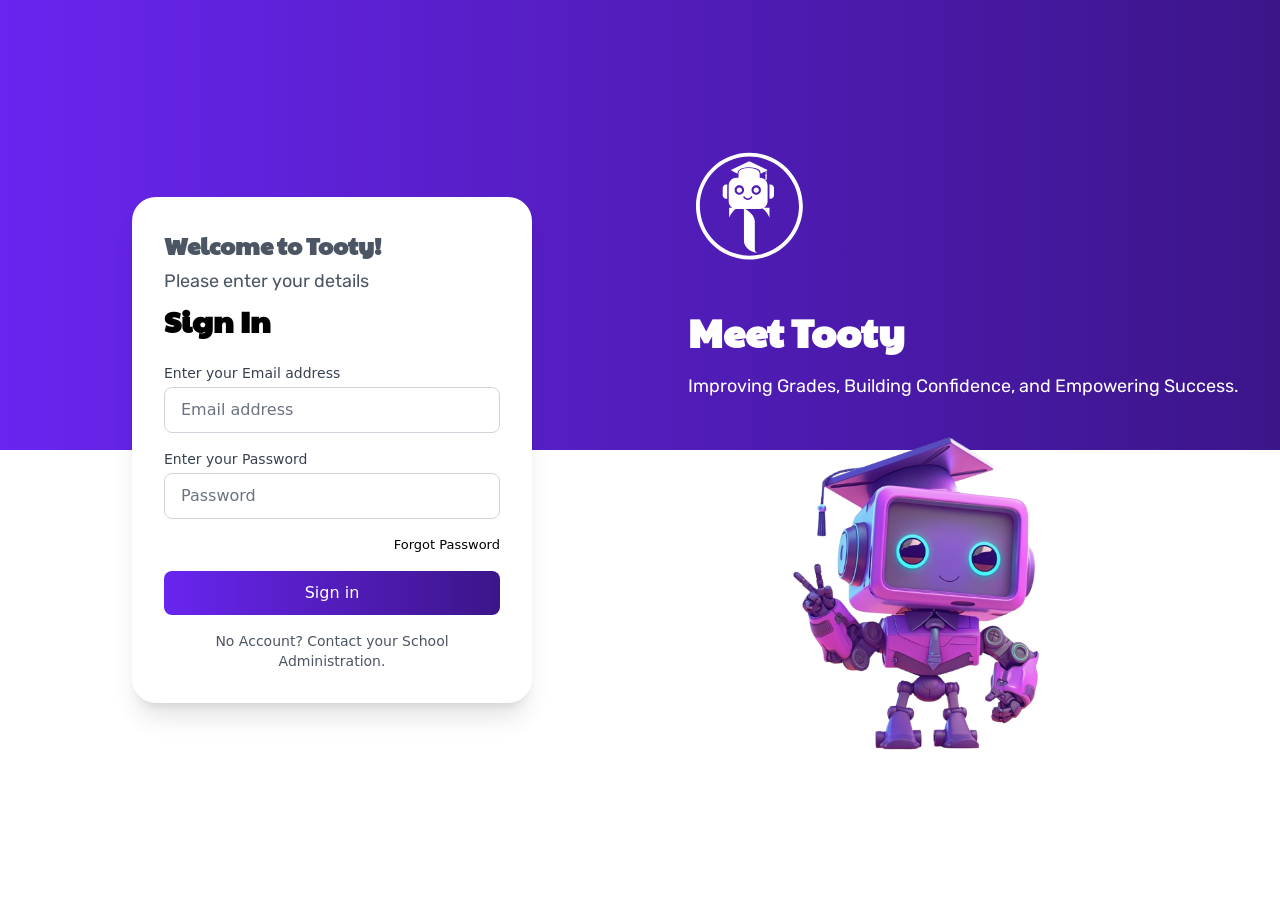
<file: assets/index.html>
<!doctype html>
<html lang="en">
  <head>
    <meta charset="UTF-8" />
    <link rel="icon" type="image/svg+xml" href="/assets/logo-CE3pLYgU.png" />
    <link href="https://fonts.googleapis.com/css2?family=Paytone+One&family=Rubik:wght@400;500&display=swap" rel="stylesheet">
    <meta name="viewport" content="width=device-width, initial-scale=1.0" />
    <title>TOOTY</title>

    <style>
      input[type=number]::-webkit-inner-spin-button,
      input[type=number]::-webkit-outer-spin-button {
        -webkit-appearance: none;
        margin: 0;
      }
  
      input[type=number] {
        -moz-appearance: textfield;
        -webkit-appearance: textfield;
                appearance: textfield;
      }
    </style>
    <script type="module" crossorigin src="/assets/index-jnLOINDJ.js"></script>
    <link rel="stylesheet" crossorigin href="/assets/index-Dlxh9ICf.css">
  </head>
  <body>
    <div id="root"></div>
  </body>
</html>
</file>
<file: assets/index-Dlxh9ICf.css>
*,:before,:after{--tw-border-spacing-x: 0;--tw-border-spacing-y: 0;--tw-translate-x: 0;--tw-translate-y: 0;--tw-rotate: 0;--tw-skew-x: 0;--tw-skew-y: 0;--tw-scale-x: 1;--tw-scale-y: 1;--tw-pan-x: ;--tw-pan-y: ;--tw-pinch-zoom: ;--tw-scroll-snap-strictness: proximity;--tw-gradient-from-position: ;--tw-gradient-via-position: ;--tw-gradient-to-position: ;--tw-ordinal: ;--tw-slashed-zero: ;--tw-numeric-figure: ;--tw-numeric-spacing: ;--tw-numeric-fraction: ;--tw-ring-inset: ;--tw-ring-offset-width: 0px;--tw-ring-offset-color: #fff;--tw-ring-color: rgb(59 130 246 / .5);--tw-ring-offset-shadow: 0 0 #0000;--tw-ring-shadow: 0 0 #0000;--tw-shadow: 0 0 #0000;--tw-shadow-colored: 0 0 #0000;--tw-blur: ;--tw-brightness: ;--tw-contrast: ;--tw-grayscale: ;--tw-hue-rotate: ;--tw-invert: ;--tw-saturate: ;--tw-sepia: ;--tw-drop-shadow: ;--tw-backdrop-blur: ;--tw-backdrop-brightness: ;--tw-backdrop-contrast: ;--tw-backdrop-grayscale: ;--tw-backdrop-hue-rotate: ;--tw-backdrop-invert: ;--tw-backdrop-opacity: ;--tw-backdrop-saturate: ;--tw-backdrop-sepia: ;--tw-contain-size: ;--tw-contain-layout: ;--tw-contain-paint: ;--tw-contain-style: }::backdrop{--tw-border-spacing-x: 0;--tw-border-spacing-y: 0;--tw-translate-x: 0;--tw-translate-y: 0;--tw-rotate: 0;--tw-skew-x: 0;--tw-skew-y: 0;--tw-scale-x: 1;--tw-scale-y: 1;--tw-pan-x: ;--tw-pan-y: ;--tw-pinch-zoom: ;--tw-scroll-snap-strictness: proximity;--tw-gradient-from-position: ;--tw-gradient-via-position: ;--tw-gradient-to-position: ;--tw-ordinal: ;--tw-slashed-zero: ;--tw-numeric-figure: ;--tw-numeric-spacing: ;--tw-numeric-fraction: ;--tw-ring-inset: ;--tw-ring-offset-width: 0px;--tw-ring-offset-color: #fff;--tw-ring-color: rgb(59 130 246 / .5);--tw-ring-offset-shadow: 0 0 #0000;--tw-ring-shadow: 0 0 #0000;--tw-shadow: 0 0 #0000;--tw-shadow-colored: 0 0 #0000;--tw-blur: ;--tw-brightness: ;--tw-contrast: ;--tw-grayscale: ;--tw-hue-rotate: ;--tw-invert: ;--tw-saturate: ;--tw-sepia: ;--tw-drop-shadow: ;--tw-backdrop-blur: ;--tw-backdrop-brightness: ;--tw-backdrop-contrast: ;--tw-backdrop-grayscale: ;--tw-backdrop-hue-rotate: ;--tw-backdrop-invert: ;--tw-backdrop-opacity: ;--tw-backdrop-saturate: ;--tw-backdrop-sepia: ;--tw-contain-size: ;--tw-contain-layout: ;--tw-contain-paint: ;--tw-contain-style: }*,:before,:after{box-sizing:border-box;border-width:0;border-style:solid;border-color:#e5e7eb}:before,:after{--tw-content: ""}html,:host{line-height:1.5;-webkit-text-size-adjust:100%;-moz-tab-size:4;-o-tab-size:4;tab-size:4;font-family:ui-sans-serif,system-ui,sans-serif,"Apple Color Emoji","Segoe UI Emoji",Segoe UI Symbol,"Noto Color Emoji";font-feature-settings:normal;font-variation-settings:normal;-webkit-tap-highlight-color:transparent}body{margin:0;line-height:inherit}hr{height:0;color:inherit;border-top-width:1px}abbr:where([title]){-webkit-text-decoration:underline dotted;text-decoration:underline dotted}h1,h2,h3,h4,h5,h6{font-size:inherit;font-weight:inherit}a{color:inherit;text-decoration:inherit}b,strong{font-weight:bolder}code,kbd,samp,pre{font-family:ui-monospace,SFMono-Regular,Menlo,Monaco,Consolas,Liberation Mono,Courier New,monospace;font-feature-settings:normal;font-variation-settings:normal;font-size:1em}small{font-size:80%}sub,sup{font-size:75%;line-height:0;position:relative;vertical-align:baseline}sub{bottom:-.25em}sup{top:-.5em}table{text-indent:0;border-color:inherit;border-collapse:collapse}button,input,optgroup,select,textarea{font-family:inherit;font-feature-settings:inherit;font-variation-settings:inherit;font-size:100%;font-weight:inherit;line-height:inherit;letter-spacing:inherit;color:inherit;margin:0;padding:0}button,select{text-transform:none}button,input:where([type=button]),input:where([type=reset]),input:where([type=submit]){-webkit-appearance:button;background-color:transparent;background-image:none}:-moz-focusring{outline:auto}:-moz-ui-invalid{box-shadow:none}progress{vertical-align:baseline}::-webkit-inner-spin-button,::-webkit-outer-spin-button{height:auto}[type=search]{-webkit-appearance:textfield;outline-offset:-2px}::-webkit-search-decoration{-webkit-appearance:none}::-webkit-file-upload-button{-webkit-appearance:button;font:inherit}summary{display:list-item}blockquote,dl,dd,h1,h2,h3,h4,h5,h6,hr,figure,p,pre{margin:0}fieldset{margin:0;padding:0}legend{padding:0}ol,ul,menu{list-style:none;margin:0;padding:0}dialog{padding:0}textarea{resize:vertical}input::-moz-placeholder,textarea::-moz-placeholder{opacity:1;color:#9ca3af}input::placeholder,textarea::placeholder{opacity:1;color:#9ca3af}button,[role=button]{cursor:pointer}:disabled{cursor:default}img,svg,video,canvas,audio,iframe,embed,object{display:block;vertical-align:middle}img,video{max-width:100%;height:auto}[hidden]:where(:not([hidden=until-found])){display:none}.container{width:100%}@media (min-width: 640px){.container{max-width:640px}}@media (min-width: 768px){.container{max-width:768px}}@media (min-width: 1024px){.container{max-width:1024px}}@media (min-width: 1280px){.container{max-width:1280px}}@media (min-width: 1536px){.container{max-width:1536px}}.sr-only{position:absolute;width:1px;height:1px;padding:0;margin:-1px;overflow:hidden;clip:rect(0,0,0,0);white-space:nowrap;border-width:0}.pointer-events-none{pointer-events:none}.visible{visibility:visible}.static{position:static}.fixed{position:fixed}.absolute{position:absolute}.relative{position:relative}.sticky{position:sticky}.inset-0{top:0;right:0;bottom:0;left:0}.inset-y-0{top:0;bottom:0}.-right-20{right:-5rem}.bottom-0{bottom:0}.bottom-2{bottom:.5rem}.left-0{left:0}.left-2{left:.5rem}.left-4{left:1rem}.right-0{right:0}.right-2{right:.5rem}.top-0{top:0}.top-1\/2{top:50%}.top-2{top:.5rem}.top-8{top:2rem}.top-\[-4px\]{top:-4px}.z-0{z-index:0}.z-10{z-index:10}.z-20{z-index:20}.z-30{z-index:30}.z-40{z-index:40}.z-50{z-index:50}.z-\[35\]{z-index:35}.z-\[50\]{z-index:50}.z-\[51\]{z-index:51}.order-2{order:2}.mx-4{margin-left:1rem;margin-right:1rem}.mx-auto{margin-left:auto;margin-right:auto}.my-1{margin-top:.25rem;margin-bottom:.25rem}.-ml-2{margin-left:-.5rem}.-mr-2{margin-right:-.5rem}.mb-0{margin-bottom:0}.mb-1{margin-bottom:.25rem}.mb-10{margin-bottom:2.5rem}.mb-2{margin-bottom:.5rem}.mb-3{margin-bottom:.75rem}.mb-4{margin-bottom:1rem}.mb-6{margin-bottom:1.5rem}.mb-8{margin-bottom:2rem}.mb-\[10px\]{margin-bottom:10px}.mb-\[20px\]{margin-bottom:20px}.mb-\[90px\]{margin-bottom:90px}.ml-0{margin-left:0}.ml-1{margin-left:.25rem}.ml-2{margin-left:.5rem}.ml-20{margin-left:5rem}.ml-4{margin-left:1rem}.ml-5{margin-left:1.25rem}.ml-\[25px\]{margin-left:25px}.mr-12{margin-right:3rem}.mr-2{margin-right:.5rem}.mr-3{margin-right:.75rem}.mr-4{margin-right:1rem}.mr-7{margin-right:1.75rem}.mr-9{margin-right:2.25rem}.mt-0{margin-top:0}.mt-1{margin-top:.25rem}.mt-1\.5{margin-top:.375rem}.mt-10{margin-top:2.5rem}.mt-2{margin-top:.5rem}.mt-20{margin-top:5rem}.mt-3{margin-top:.75rem}.mt-4{margin-top:1rem}.mt-5{margin-top:1.25rem}.mt-6{margin-top:1.5rem}.mt-8{margin-top:2rem}.mt-auto{margin-top:auto}.line-clamp-1{overflow:hidden;display:-webkit-box;-webkit-box-orient:vertical;-webkit-line-clamp:1}.line-clamp-2{overflow:hidden;display:-webkit-box;-webkit-box-orient:vertical;-webkit-line-clamp:2}.line-clamp-3{overflow:hidden;display:-webkit-box;-webkit-box-orient:vertical;-webkit-line-clamp:3}.block{display:block}.inline-block{display:inline-block}.inline{display:inline}.flex{display:flex}.inline-flex{display:inline-flex}.table{display:table}.grid{display:grid}.hidden{display:none}.h-1{height:.25rem}.h-1\.5{height:.375rem}.h-1\/2{height:50%}.h-10{height:2.5rem}.h-12{height:3rem}.h-16{height:4rem}.h-2{height:.5rem}.h-24{height:6rem}.h-28{height:7rem}.h-32{height:8rem}.h-36{height:9rem}.h-4{height:1rem}.h-40{height:10rem}.h-5{height:1.25rem}.h-52{height:13rem}.h-6{height:1.5rem}.h-8{height:2rem}.h-9{height:2.25rem}.h-\[100px\]{height:100px}.h-\[140px\]{height:140px}.h-\[150px\]{height:150px}.h-\[240px\]{height:240px}.h-\[300px\]{height:300px}.h-\[43px\]{height:43px}.h-\[90vh\]{height:90vh}.h-auto{height:auto}.h-full{height:100%}.h-px{height:1px}.h-screen{height:100vh}.max-h-\[30rem\]{max-height:30rem}.min-h-full{min-height:100%}.min-h-screen{min-height:100vh}.w-1\.5{width:.375rem}.w-10{width:2.5rem}.w-12{width:3rem}.w-16{width:4rem}.w-2\/5{width:40%}.w-20{width:5rem}.w-24{width:6rem}.w-32{width:8rem}.w-36{width:9rem}.w-4{width:1rem}.w-44{width:11rem}.w-48{width:12rem}.w-5{width:1.25rem}.w-6{width:1.5rem}.w-8{width:2rem}.w-80{width:20rem}.w-9{width:2.25rem}.w-96{width:24rem}.w-\[100px\]{width:100px}.w-\[100vw\]{width:100vw}.w-\[180px\]{width:180px}.w-\[220px\]{width:220px}.w-\[280px\]{width:280px}.w-\[43px\]{width:43px}.w-\[50\%\]{width:50%}.w-\[60\%\]{width:60%}.w-\[70\%\]{width:70%}.w-\[80\%\]{width:80%}.w-\[90vw\]{width:90vw}.w-auto{width:auto}.w-full{width:100%}.min-w-\[750px\]{min-width:750px}.min-w-\[800px\]{min-width:800px}.min-w-full{min-width:100%}.max-w-2xl{max-width:42rem}.max-w-3xl{max-width:48rem}.max-w-4xl{max-width:56rem}.max-w-5xl{max-width:64rem}.max-w-7xl{max-width:80rem}.max-w-\[1440px\]{max-width:1440px}.max-w-\[20rem\]{max-width:20rem}.max-w-\[38rem\]{max-width:38rem}.max-w-\[400px\]{max-width:400px}.max-w-\[90\%\]{max-width:90%}.max-w-md{max-width:28rem}.max-w-prose{max-width:65ch}.max-w-xl{max-width:36rem}.max-w-xs{max-width:20rem}.flex-1{flex:1 1 0%}.flex-shrink-0{flex-shrink:0}.-translate-x-full{--tw-translate-x: -100%;transform:translate(var(--tw-translate-x),var(--tw-translate-y)) rotate(var(--tw-rotate)) skew(var(--tw-skew-x)) skewY(var(--tw-skew-y)) scaleX(var(--tw-scale-x)) scaleY(var(--tw-scale-y))}.-translate-y-1\/2{--tw-translate-y: -50%;transform:translate(var(--tw-translate-x),var(--tw-translate-y)) rotate(var(--tw-rotate)) skew(var(--tw-skew-x)) skewY(var(--tw-skew-y)) scaleX(var(--tw-scale-x)) scaleY(var(--tw-scale-y))}.translate-x-0{--tw-translate-x: 0px;transform:translate(var(--tw-translate-x),var(--tw-translate-y)) rotate(var(--tw-rotate)) skew(var(--tw-skew-x)) skewY(var(--tw-skew-y)) scaleX(var(--tw-scale-x)) scaleY(var(--tw-scale-y))}.translate-x-40{--tw-translate-x: 10rem;transform:translate(var(--tw-translate-x),var(--tw-translate-y)) rotate(var(--tw-rotate)) skew(var(--tw-skew-x)) skewY(var(--tw-skew-y)) scaleX(var(--tw-scale-x)) scaleY(var(--tw-scale-y))}.-rotate-90{--tw-rotate: -90deg;transform:translate(var(--tw-translate-x),var(--tw-translate-y)) rotate(var(--tw-rotate)) skew(var(--tw-skew-x)) skewY(var(--tw-skew-y)) scaleX(var(--tw-scale-x)) scaleY(var(--tw-scale-y))}.transform{transform:translate(var(--tw-translate-x),var(--tw-translate-y)) rotate(var(--tw-rotate)) skew(var(--tw-skew-x)) skewY(var(--tw-skew-y)) scaleX(var(--tw-scale-x)) scaleY(var(--tw-scale-y))}@keyframes spin{to{transform:rotate(360deg)}}.animate-spin{animation:spin 1s linear infinite}.cursor-not-allowed{cursor:not-allowed}.cursor-pointer{cursor:pointer}.resize{resize:both}.grid-cols-1{grid-template-columns:repeat(1,minmax(0,1fr))}.grid-cols-2{grid-template-columns:repeat(2,minmax(0,1fr))}.flex-row{flex-direction:row}.flex-row-reverse{flex-direction:row-reverse}.flex-col{flex-direction:column}.flex-wrap{flex-wrap:wrap}.items-start{align-items:flex-start}.items-end{align-items:flex-end}.items-center{align-items:center}.justify-start{justify-content:flex-start}.justify-end{justify-content:flex-end}.justify-center{justify-content:center}.justify-between{justify-content:space-between}.gap-1{gap:.25rem}.gap-2{gap:.5rem}.gap-3{gap:.75rem}.gap-4{gap:1rem}.gap-6{gap:1.5rem}.gap-8{gap:2rem}.space-x-1\.5>:not([hidden])~:not([hidden]){--tw-space-x-reverse: 0;margin-right:calc(.375rem * var(--tw-space-x-reverse));margin-left:calc(.375rem * calc(1 - var(--tw-space-x-reverse)))}.space-x-2>:not([hidden])~:not([hidden]){--tw-space-x-reverse: 0;margin-right:calc(.5rem * var(--tw-space-x-reverse));margin-left:calc(.5rem * calc(1 - var(--tw-space-x-reverse)))}.space-x-3>:not([hidden])~:not([hidden]){--tw-space-x-reverse: 0;margin-right:calc(.75rem * var(--tw-space-x-reverse));margin-left:calc(.75rem * calc(1 - var(--tw-space-x-reverse)))}.space-x-4>:not([hidden])~:not([hidden]){--tw-space-x-reverse: 0;margin-right:calc(1rem * var(--tw-space-x-reverse));margin-left:calc(1rem * calc(1 - var(--tw-space-x-reverse)))}.space-y-1>:not([hidden])~:not([hidden]){--tw-space-y-reverse: 0;margin-top:calc(.25rem * calc(1 - var(--tw-space-y-reverse)));margin-bottom:calc(.25rem * var(--tw-space-y-reverse))}.space-y-2>:not([hidden])~:not([hidden]){--tw-space-y-reverse: 0;margin-top:calc(.5rem * calc(1 - var(--tw-space-y-reverse)));margin-bottom:calc(.5rem * var(--tw-space-y-reverse))}.space-y-4>:not([hidden])~:not([hidden]){--tw-space-y-reverse: 0;margin-top:calc(1rem * calc(1 - var(--tw-space-y-reverse)));margin-bottom:calc(1rem * var(--tw-space-y-reverse))}.space-y-6>:not([hidden])~:not([hidden]){--tw-space-y-reverse: 0;margin-top:calc(1.5rem * calc(1 - var(--tw-space-y-reverse)));margin-bottom:calc(1.5rem * var(--tw-space-y-reverse))}.space-y-8>:not([hidden])~:not([hidden]){--tw-space-y-reverse: 0;margin-top:calc(2rem * calc(1 - var(--tw-space-y-reverse)));margin-bottom:calc(2rem * var(--tw-space-y-reverse))}.divide-y>:not([hidden])~:not([hidden]){--tw-divide-y-reverse: 0;border-top-width:calc(1px * calc(1 - var(--tw-divide-y-reverse)));border-bottom-width:calc(1px * var(--tw-divide-y-reverse))}.divide-gray-200>:not([hidden])~:not([hidden]){--tw-divide-opacity: 1;border-color:rgb(229 231 235 / var(--tw-divide-opacity, 1))}.self-stretch{align-self:stretch}.overflow-auto{overflow:auto}.overflow-hidden{overflow:hidden}.overflow-x-auto{overflow-x:auto}.overflow-y-auto{overflow-y:auto}.truncate{overflow:hidden;text-overflow:ellipsis;white-space:nowrap}.break-words{overflow-wrap:break-word}.rounded{border-radius:.25rem}.rounded-2xl{border-radius:1rem}.rounded-3xl{border-radius:1.5rem}.rounded-full{border-radius:9999px}.rounded-lg{border-radius:.5rem}.rounded-md{border-radius:.375rem}.rounded-xl{border-radius:.75rem}.rounded-b-2xl{border-bottom-right-radius:1rem;border-bottom-left-radius:1rem}.rounded-t-2xl{border-top-left-radius:1rem;border-top-right-radius:1rem}.border{border-width:1px}.border-2{border-width:2px}.border-4{border-width:4px}.border-\[0\.25rem\]{border-width:.25rem}.border-b{border-bottom-width:1px}.border-b-0{border-bottom-width:0px}.border-b-2{border-bottom-width:2px}.border-r{border-right-width:1px}.border-t{border-top-width:1px}.border-t-2{border-top-width:2px}.border-dashed{border-style:dashed}.border-gray-100{--tw-border-opacity: 1;border-color:rgb(243 244 246 / var(--tw-border-opacity, 1))}.border-gray-200{--tw-border-opacity: 1;border-color:rgb(229 231 235 / var(--tw-border-opacity, 1))}.border-gray-300{--tw-border-opacity: 1;border-color:rgb(209 213 219 / var(--tw-border-opacity, 1))}.border-gray-800{--tw-border-opacity: 1;border-color:rgb(31 41 55 / var(--tw-border-opacity, 1))}.border-green-200{--tw-border-opacity: 1;border-color:rgb(187 247 208 / var(--tw-border-opacity, 1))}.border-indigo-600{--tw-border-opacity: 1;border-color:rgb(79 70 229 / var(--tw-border-opacity, 1))}.border-purple-600{--tw-border-opacity: 1;border-color:rgb(147 51 234 / var(--tw-border-opacity, 1))}.border-red-200{--tw-border-opacity: 1;border-color:rgb(254 202 202 / var(--tw-border-opacity, 1))}.border-red-500{--tw-border-opacity: 1;border-color:rgb(239 68 68 / var(--tw-border-opacity, 1))}.border-slate-200{--tw-border-opacity: 1;border-color:rgb(226 232 240 / var(--tw-border-opacity, 1))}.border-transparent{border-color:transparent}.border-white{--tw-border-opacity: 1;border-color:rgb(255 255 255 / var(--tw-border-opacity, 1))}.border-t-transparent{border-top-color:transparent}.bg-\[\#6F38DE\]{--tw-bg-opacity: 1;background-color:rgb(111 56 222 / var(--tw-bg-opacity, 1))}.bg-\[\#E0E7EB\]{--tw-bg-opacity: 1;background-color:rgb(224 231 235 / var(--tw-bg-opacity, 1))}.bg-\[\#E6E6E6\]{--tw-bg-opacity: 1;background-color:rgb(230 230 230 / var(--tw-bg-opacity, 1))}.bg-\[\#EAECFF\]{--tw-bg-opacity: 1;background-color:rgb(234 236 255 / var(--tw-bg-opacity, 1))}.bg-\[\#F4F0FF\]{--tw-bg-opacity: 1;background-color:rgb(244 240 255 / var(--tw-bg-opacity, 1))}.bg-black{--tw-bg-opacity: 1;background-color:rgb(0 0 0 / var(--tw-bg-opacity, 1))}.bg-black\/50{background-color:#00000080}.bg-blue-100{--tw-bg-opacity: 1;background-color:rgb(219 234 254 / var(--tw-bg-opacity, 1))}.bg-blue-500{--tw-bg-opacity: 1;background-color:rgb(59 130 246 / var(--tw-bg-opacity, 1))}.bg-buttonHoverText{--tw-bg-opacity: 1;background-color:rgb(110 49 231 / var(--tw-bg-opacity, 1))}.bg-customButtonStart{--tw-bg-opacity: 1;background-color:rgb(130 69 251 / var(--tw-bg-opacity, 1))}.bg-gray-100{--tw-bg-opacity: 1;background-color:rgb(243 244 246 / var(--tw-bg-opacity, 1))}.bg-gray-200{--tw-bg-opacity: 1;background-color:rgb(229 231 235 / var(--tw-bg-opacity, 1))}.bg-gray-300{--tw-bg-opacity: 1;background-color:rgb(209 213 219 / var(--tw-bg-opacity, 1))}.bg-gray-400{--tw-bg-opacity: 1;background-color:rgb(156 163 175 / var(--tw-bg-opacity, 1))}.bg-gray-50{--tw-bg-opacity: 1;background-color:rgb(249 250 251 / var(--tw-bg-opacity, 1))}.bg-gray-500{--tw-bg-opacity: 1;background-color:rgb(107 114 128 / var(--tw-bg-opacity, 1))}.bg-gray-800{--tw-bg-opacity: 1;background-color:rgb(31 41 55 / var(--tw-bg-opacity, 1))}.bg-green-100{--tw-bg-opacity: 1;background-color:rgb(220 252 231 / var(--tw-bg-opacity, 1))}.bg-green-50{--tw-bg-opacity: 1;background-color:rgb(240 253 244 / var(--tw-bg-opacity, 1))}.bg-green-600{--tw-bg-opacity: 1;background-color:rgb(22 163 74 / var(--tw-bg-opacity, 1))}.bg-indigo-50{--tw-bg-opacity: 1;background-color:rgb(238 242 255 / var(--tw-bg-opacity, 1))}.bg-indigo-600{--tw-bg-opacity: 1;background-color:rgb(79 70 229 / var(--tw-bg-opacity, 1))}.bg-purple-100{--tw-bg-opacity: 1;background-color:rgb(243 232 255 / var(--tw-bg-opacity, 1))}.bg-purple-50{--tw-bg-opacity: 1;background-color:rgb(250 245 255 / var(--tw-bg-opacity, 1))}.bg-purple-600{--tw-bg-opacity: 1;background-color:rgb(147 51 234 / var(--tw-bg-opacity, 1))}.bg-red-100{--tw-bg-opacity: 1;background-color:rgb(254 226 226 / var(--tw-bg-opacity, 1))}.bg-red-50{--tw-bg-opacity: 1;background-color:rgb(254 242 242 / var(--tw-bg-opacity, 1))}.bg-red-500{--tw-bg-opacity: 1;background-color:rgb(239 68 68 / var(--tw-bg-opacity, 1))}.bg-slate-100{--tw-bg-opacity: 1;background-color:rgb(241 245 249 / var(--tw-bg-opacity, 1))}.bg-slate-50{--tw-bg-opacity: 1;background-color:rgb(248 250 252 / var(--tw-bg-opacity, 1))}.bg-transparent{background-color:transparent}.bg-white{--tw-bg-opacity: 1;background-color:rgb(255 255 255 / var(--tw-bg-opacity, 1))}.bg-white\/90{background-color:#ffffffe6}.bg-yellow-100{--tw-bg-opacity: 1;background-color:rgb(254 249 195 / var(--tw-bg-opacity, 1))}.bg-yellow-400{--tw-bg-opacity: 1;background-color:rgb(250 204 21 / var(--tw-bg-opacity, 1))}.bg-opacity-50{--tw-bg-opacity: .5}.bg-bg-gradient{background-image:linear-gradient(90deg,#6925ef,#3c1589)}.bg-button-gradient{background-image:linear-gradient(90deg,#8245fb 30%,#5114ca)}.bg-gradient-to-b{background-image:linear-gradient(to bottom,var(--tw-gradient-stops))}.bg-gradient-to-r{background-image:linear-gradient(to right,var(--tw-gradient-stops))}.bg-gradient-to-t{background-image:linear-gradient(to top,var(--tw-gradient-stops))}.bg-hover-gradient{background-image:linear-gradient(90deg,#6e37dc,#3b1e76)}.from-\[\#433074\]{--tw-gradient-from: #433074 var(--tw-gradient-from-position);--tw-gradient-to: rgb(67 48 116 / 0) var(--tw-gradient-to-position);--tw-gradient-stops: var(--tw-gradient-from), var(--tw-gradient-to)}.from-\[\#433074\]\/80{--tw-gradient-from: rgb(67 48 116 / .8) var(--tw-gradient-from-position);--tw-gradient-to: rgb(67 48 116 / 0) var(--tw-gradient-to-position);--tw-gradient-stops: var(--tw-gradient-from), var(--tw-gradient-to)}.from-\[\#6925EF\]{--tw-gradient-from: #6925EF var(--tw-gradient-from-position);--tw-gradient-to: rgb(105 37 239 / 0) var(--tw-gradient-to-position);--tw-gradient-stops: var(--tw-gradient-from), var(--tw-gradient-to)}.from-\[\#6F38DE\]{--tw-gradient-from: #6F38DE var(--tw-gradient-from-position);--tw-gradient-to: rgb(111 56 222 / 0) var(--tw-gradient-to-position);--tw-gradient-stops: var(--tw-gradient-from), var(--tw-gradient-to)}.from-black\/50{--tw-gradient-from: rgb(0 0 0 / .5) var(--tw-gradient-from-position);--tw-gradient-to: rgb(0 0 0 / 0) var(--tw-gradient-to-position);--tw-gradient-stops: var(--tw-gradient-from), var(--tw-gradient-to)}.from-purple-600{--tw-gradient-from: #9333ea var(--tw-gradient-from-position);--tw-gradient-to: rgb(147 51 234 / 0) var(--tw-gradient-to-position);--tw-gradient-stops: var(--tw-gradient-from), var(--tw-gradient-to)}.from-white{--tw-gradient-from: #fff var(--tw-gradient-from-position);--tw-gradient-to: rgb(255 255 255 / 0) var(--tw-gradient-to-position);--tw-gradient-stops: var(--tw-gradient-from), var(--tw-gradient-to)}.via-black\/20{--tw-gradient-to: rgb(0 0 0 / 0) var(--tw-gradient-to-position);--tw-gradient-stops: var(--tw-gradient-from), rgb(0 0 0 / .2) var(--tw-gradient-via-position), var(--tw-gradient-to)}.to-\[\#3C1589\]{--tw-gradient-to: #3C1589 var(--tw-gradient-to-position)}.to-\[\#6247AA\]{--tw-gradient-to: #6247AA var(--tw-gradient-to-position)}.to-\[\#6247AA\]\/80{--tw-gradient-to: rgb(98 71 170 / .8) var(--tw-gradient-to-position)}.to-\[\#9747FF\]{--tw-gradient-to: #9747FF var(--tw-gradient-to-position)}.to-purple-800{--tw-gradient-to: #6b21a8 var(--tw-gradient-to-position)}.to-transparent{--tw-gradient-to: transparent var(--tw-gradient-to-position)}.to-white\/90{--tw-gradient-to: rgb(255 255 255 / .9) var(--tw-gradient-to-position)}.bg-clip-text{-webkit-background-clip:text;background-clip:text}.object-contain{-o-object-fit:contain;object-fit:contain}.object-cover{-o-object-fit:cover;object-fit:cover}.p-0{padding:0}.p-1{padding:.25rem}.p-10{padding:2.5rem}.p-11{padding:2.75rem}.p-2{padding:.5rem}.p-3{padding:.75rem}.p-4{padding:1rem}.p-5{padding:1.25rem}.p-6{padding:1.5rem}.p-8{padding:2rem}.px-0{padding-left:0;padding-right:0}.px-2{padding-left:.5rem;padding-right:.5rem}.px-2\.5{padding-left:.625rem;padding-right:.625rem}.px-3{padding-left:.75rem;padding-right:.75rem}.px-4{padding-left:1rem;padding-right:1rem}.px-6{padding-left:1.5rem;padding-right:1.5rem}.px-7{padding-left:1.75rem;padding-right:1.75rem}.px-8{padding-left:2rem;padding-right:2rem}.py-0\.5{padding-top:.125rem;padding-bottom:.125rem}.py-1{padding-top:.25rem;padding-bottom:.25rem}.py-2{padding-top:.5rem;padding-bottom:.5rem}.py-2\.5{padding-top:.625rem;padding-bottom:.625rem}.py-3{padding-top:.75rem;padding-bottom:.75rem}.py-4{padding-top:1rem;padding-bottom:1rem}.py-6{padding-top:1.5rem;padding-bottom:1.5rem}.py-8{padding-top:2rem;padding-bottom:2rem}.py-\[-1\]{padding-top:-1;padding-bottom:-1}.pb-0{padding-bottom:0}.pb-12{padding-bottom:3rem}.pb-3{padding-bottom:.75rem}.pb-36{padding-bottom:9rem}.pb-4{padding-bottom:1rem}.pb-6{padding-bottom:1.5rem}.pb-\[20px\]{padding-bottom:20px}.pl-1{padding-left:.25rem}.pl-10{padding-left:2.5rem}.pl-3{padding-left:.75rem}.pl-4{padding-left:1rem}.pl-\[35px\]{padding-left:35px}.pr-10{padding-right:2.5rem}.pr-4{padding-right:1rem}.pt-2\.5{padding-top:.625rem}.pt-4{padding-top:1rem}.pt-5{padding-top:1.25rem}.pt-6{padding-top:1.5rem}.text-left{text-align:left}.text-center{text-align:center}.text-right{text-align:right}.text-start{text-align:start}.font-mono{font-family:ui-monospace,SFMono-Regular,Menlo,Monaco,Consolas,Liberation Mono,Courier New,monospace}.text-2xl{font-size:1.5rem;line-height:2rem}.text-3xl{font-size:1.875rem;line-height:2.25rem}.text-4xl{font-size:2.25rem;line-height:2.5rem}.text-5xl{font-size:3rem;line-height:1}.text-\[10px\]{font-size:10px}.text-\[12px\]{font-size:12px}.text-\[13px\]{font-size:13px}.text-\[14px\]{font-size:14px}.text-\[16px\]{font-size:16px}.text-\[20px\]{font-size:20px}.text-\[32px\]{font-size:32px}.text-\[34px\]{font-size:34px}.text-base{font-size:1rem;line-height:1.5rem}.text-lg{font-size:1.125rem;line-height:1.75rem}.text-sm{font-size:.875rem;line-height:1.25rem}.text-xl{font-size:1.25rem;line-height:1.75rem}.text-xs{font-size:.75rem;line-height:1rem}.font-bold{font-weight:700}.font-light{font-weight:300}.font-medium{font-weight:500}.font-normal{font-weight:400}.font-semibold{font-weight:600}.uppercase{text-transform:uppercase}.capitalize{text-transform:capitalize}.italic{font-style:italic}.leading-\[19\.5px\]{line-height:19.5px}.leading-\[51px\]{line-height:51px}.leading-loose{line-height:2}.leading-relaxed{line-height:1.625}.leading-tight{line-height:1.25}.tracking-wider{letter-spacing:.05em}.text-\[\#1a1a4b\]{--tw-text-opacity: 1;color:rgb(26 26 75 / var(--tw-text-opacity, 1))}.text-\[\#434C56\]{--tw-text-opacity: 1;color:rgb(67 76 86 / var(--tw-text-opacity, 1))}.text-\[\#6925EF\]{--tw-text-opacity: 1;color:rgb(105 37 239 / var(--tw-text-opacity, 1))}.text-\[\#6E37DC\]{--tw-text-opacity: 1;color:rgb(110 55 220 / var(--tw-text-opacity, 1))}.text-\[\#6F38DE\]{--tw-text-opacity: 1;color:rgb(111 56 222 / var(--tw-text-opacity, 1))}.text-\[\#ABB5BA\]{--tw-text-opacity: 1;color:rgb(171 181 186 / var(--tw-text-opacity, 1))}.text-\[rgb\(30\,64\,175\,0\.8\)\]{color:#1e40afcc}.text-black{--tw-text-opacity: 1;color:rgb(0 0 0 / var(--tw-text-opacity, 1))}.text-blue-500{--tw-text-opacity: 1;color:rgb(59 130 246 / var(--tw-text-opacity, 1))}.text-blue-700{--tw-text-opacity: 1;color:rgb(29 78 216 / var(--tw-text-opacity, 1))}.text-gray-400{--tw-text-opacity: 1;color:rgb(156 163 175 / var(--tw-text-opacity, 1))}.text-gray-500{--tw-text-opacity: 1;color:rgb(107 114 128 / var(--tw-text-opacity, 1))}.text-gray-600{--tw-text-opacity: 1;color:rgb(75 85 99 / var(--tw-text-opacity, 1))}.text-gray-700{--tw-text-opacity: 1;color:rgb(55 65 81 / var(--tw-text-opacity, 1))}.text-gray-800{--tw-text-opacity: 1;color:rgb(31 41 55 / var(--tw-text-opacity, 1))}.text-gray-900{--tw-text-opacity: 1;color:rgb(17 24 39 / var(--tw-text-opacity, 1))}.text-green-500{--tw-text-opacity: 1;color:rgb(34 197 94 / var(--tw-text-opacity, 1))}.text-green-600{--tw-text-opacity: 1;color:rgb(22 163 74 / var(--tw-text-opacity, 1))}.text-green-700{--tw-text-opacity: 1;color:rgb(21 128 61 / var(--tw-text-opacity, 1))}.text-green-800{--tw-text-opacity: 1;color:rgb(22 101 52 / var(--tw-text-opacity, 1))}.text-indigo-600{--tw-text-opacity: 1;color:rgb(79 70 229 / var(--tw-text-opacity, 1))}.text-purple-600{--tw-text-opacity: 1;color:rgb(147 51 234 / var(--tw-text-opacity, 1))}.text-purple-700{--tw-text-opacity: 1;color:rgb(126 34 206 / var(--tw-text-opacity, 1))}.text-purple-800{--tw-text-opacity: 1;color:rgb(107 33 168 / var(--tw-text-opacity, 1))}.text-red-500{--tw-text-opacity: 1;color:rgb(239 68 68 / var(--tw-text-opacity, 1))}.text-red-600{--tw-text-opacity: 1;color:rgb(220 38 38 / var(--tw-text-opacity, 1))}.text-red-800{--tw-text-opacity: 1;color:rgb(153 27 27 / var(--tw-text-opacity, 1))}.text-transparent{color:transparent}.text-white{--tw-text-opacity: 1;color:rgb(255 255 255 / var(--tw-text-opacity, 1))}.text-white\/80{color:#fffc}.text-white\/90{color:#ffffffe6}.text-yellow-800{--tw-text-opacity: 1;color:rgb(133 77 14 / var(--tw-text-opacity, 1))}.underline{text-decoration-line:underline}.placeholder-gray-400::-moz-placeholder{--tw-placeholder-opacity: 1;color:rgb(156 163 175 / var(--tw-placeholder-opacity, 1))}.placeholder-gray-400::placeholder{--tw-placeholder-opacity: 1;color:rgb(156 163 175 / var(--tw-placeholder-opacity, 1))}.placeholder-gray-500::-moz-placeholder{--tw-placeholder-opacity: 1;color:rgb(107 114 128 / var(--tw-placeholder-opacity, 1))}.placeholder-gray-500::placeholder{--tw-placeholder-opacity: 1;color:rgb(107 114 128 / var(--tw-placeholder-opacity, 1))}.opacity-0{opacity:0}.opacity-25{opacity:.25}.opacity-50{opacity:.5}.opacity-75{opacity:.75}.opacity-90{opacity:.9}.mix-blend-multiply{mix-blend-mode:multiply}.shadow-2xl{--tw-shadow: 0 25px 50px -12px rgb(0 0 0 / .25);--tw-shadow-colored: 0 25px 50px -12px var(--tw-shadow-color);box-shadow:var(--tw-ring-offset-shadow, 0 0 #0000),var(--tw-ring-shadow, 0 0 #0000),var(--tw-shadow)}.shadow-lg{--tw-shadow: 0 10px 15px -3px rgb(0 0 0 / .1), 0 4px 6px -4px rgb(0 0 0 / .1);--tw-shadow-colored: 0 10px 15px -3px var(--tw-shadow-color), 0 4px 6px -4px var(--tw-shadow-color);box-shadow:var(--tw-ring-offset-shadow, 0 0 #0000),var(--tw-ring-shadow, 0 0 #0000),var(--tw-shadow)}.shadow-md{--tw-shadow: 0 4px 6px -1px rgb(0 0 0 / .1), 0 2px 4px -2px rgb(0 0 0 / .1);--tw-shadow-colored: 0 4px 6px -1px var(--tw-shadow-color), 0 2px 4px -2px var(--tw-shadow-color);box-shadow:var(--tw-ring-offset-shadow, 0 0 #0000),var(--tw-ring-shadow, 0 0 #0000),var(--tw-shadow)}.shadow-sm{--tw-shadow: 0 1px 2px 0 rgb(0 0 0 / .05);--tw-shadow-colored: 0 1px 2px 0 var(--tw-shadow-color);box-shadow:var(--tw-ring-offset-shadow, 0 0 #0000),var(--tw-ring-shadow, 0 0 #0000),var(--tw-shadow)}.shadow-xl{--tw-shadow: 0 20px 25px -5px rgb(0 0 0 / .1), 0 8px 10px -6px rgb(0 0 0 / .1);--tw-shadow-colored: 0 20px 25px -5px var(--tw-shadow-color), 0 8px 10px -6px var(--tw-shadow-color);box-shadow:var(--tw-ring-offset-shadow, 0 0 #0000),var(--tw-ring-shadow, 0 0 #0000),var(--tw-shadow)}.shadow-purple-200{--tw-shadow-color: #e9d5ff;--tw-shadow: var(--tw-shadow-colored)}.shadow-slate-200{--tw-shadow-color: #e2e8f0;--tw-shadow: var(--tw-shadow-colored)}.outline-none{outline:2px solid transparent;outline-offset:2px}.blur-xl{--tw-blur: blur(24px);filter:var(--tw-blur) var(--tw-brightness) var(--tw-contrast) var(--tw-grayscale) var(--tw-hue-rotate) var(--tw-invert) var(--tw-saturate) var(--tw-sepia) var(--tw-drop-shadow)}.brightness-75{--tw-brightness: brightness(.75);filter:var(--tw-blur) var(--tw-brightness) var(--tw-contrast) var(--tw-grayscale) var(--tw-hue-rotate) var(--tw-invert) var(--tw-saturate) var(--tw-sepia) var(--tw-drop-shadow)}.brightness-90{--tw-brightness: brightness(.9);filter:var(--tw-blur) var(--tw-brightness) var(--tw-contrast) var(--tw-grayscale) var(--tw-hue-rotate) var(--tw-invert) var(--tw-saturate) var(--tw-sepia) var(--tw-drop-shadow)}.filter{filter:var(--tw-blur) var(--tw-brightness) var(--tw-contrast) var(--tw-grayscale) var(--tw-hue-rotate) var(--tw-invert) var(--tw-saturate) var(--tw-sepia) var(--tw-drop-shadow)}.backdrop-blur-sm{--tw-backdrop-blur: blur(4px);-webkit-backdrop-filter:var(--tw-backdrop-blur) var(--tw-backdrop-brightness) var(--tw-backdrop-contrast) var(--tw-backdrop-grayscale) var(--tw-backdrop-hue-rotate) var(--tw-backdrop-invert) var(--tw-backdrop-opacity) var(--tw-backdrop-saturate) var(--tw-backdrop-sepia);backdrop-filter:var(--tw-backdrop-blur) var(--tw-backdrop-brightness) var(--tw-backdrop-contrast) var(--tw-backdrop-grayscale) var(--tw-backdrop-hue-rotate) var(--tw-backdrop-invert) var(--tw-backdrop-opacity) var(--tw-backdrop-saturate) var(--tw-backdrop-sepia)}.transition{transition-property:color,background-color,border-color,text-decoration-color,fill,stroke,opacity,box-shadow,transform,filter,-webkit-backdrop-filter;transition-property:color,background-color,border-color,text-decoration-color,fill,stroke,opacity,box-shadow,transform,filter,backdrop-filter;transition-property:color,background-color,border-color,text-decoration-color,fill,stroke,opacity,box-shadow,transform,filter,backdrop-filter,-webkit-backdrop-filter;transition-timing-function:cubic-bezier(.4,0,.2,1);transition-duration:.15s}.transition-all{transition-property:all;transition-timing-function:cubic-bezier(.4,0,.2,1);transition-duration:.15s}.transition-colors{transition-property:color,background-color,border-color,text-decoration-color,fill,stroke;transition-timing-function:cubic-bezier(.4,0,.2,1);transition-duration:.15s}.transition-opacity{transition-property:opacity;transition-timing-function:cubic-bezier(.4,0,.2,1);transition-duration:.15s}.transition-shadow{transition-property:box-shadow;transition-timing-function:cubic-bezier(.4,0,.2,1);transition-duration:.15s}.transition-transform{transition-property:transform;transition-timing-function:cubic-bezier(.4,0,.2,1);transition-duration:.15s}.duration-200{transition-duration:.2s}.duration-300{transition-duration:.3s}.ease-in-out{transition-timing-function:cubic-bezier(.4,0,.2,1)}body{overflow-x:hidden}* ::-webkit-scrollbar{width:8px}* ::-webkit-scrollbar-track{background:transparent}* ::-webkit-scrollbar-thumb{background:linear-gradient(90deg,#6925ef,#3c1589);border-radius:10px}* ::-webkit-scrollbar-thumb:hover{background:linear-gradient(90deg,#3c1589,#6925ef)}.file\:mr-4::file-selector-button{margin-right:1rem}.file\:rounded-full::file-selector-button{border-radius:9999px}.file\:border-0::file-selector-button{border-width:0px}.file\:bg-blue-50::file-selector-button{--tw-bg-opacity: 1;background-color:rgb(239 246 255 / var(--tw-bg-opacity, 1))}.file\:px-4::file-selector-button{padding-left:1rem;padding-right:1rem}.file\:py-2::file-selector-button{padding-top:.5rem;padding-bottom:.5rem}.file\:text-sm::file-selector-button{font-size:.875rem;line-height:1.25rem}.file\:font-semibold::file-selector-button{font-weight:600}.file\:text-blue-700::file-selector-button{--tw-text-opacity: 1;color:rgb(29 78 216 / var(--tw-text-opacity, 1))}.hover\:-translate-y-0\.5:hover{--tw-translate-y: -.125rem;transform:translate(var(--tw-translate-x),var(--tw-translate-y)) rotate(var(--tw-rotate)) skew(var(--tw-skew-x)) skewY(var(--tw-skew-y)) scaleX(var(--tw-scale-x)) scaleY(var(--tw-scale-y))}.hover\:scale-105:hover{--tw-scale-x: 1.05;--tw-scale-y: 1.05;transform:translate(var(--tw-translate-x),var(--tw-translate-y)) rotate(var(--tw-rotate)) skew(var(--tw-skew-x)) skewY(var(--tw-skew-y)) scaleX(var(--tw-scale-x)) scaleY(var(--tw-scale-y))}.hover\:rounded-md:hover{border-radius:.375rem}.hover\:border-\[\#6E37DC\]:hover{--tw-border-opacity: 1;border-color:rgb(110 55 220 / var(--tw-border-opacity, 1))}.hover\:border-purple-200:hover{--tw-border-opacity: 1;border-color:rgb(233 213 255 / var(--tw-border-opacity, 1))}.hover\:bg-\[\#5C2EBA\]:hover{--tw-bg-opacity: 1;background-color:rgb(92 46 186 / var(--tw-bg-opacity, 1))}.hover\:bg-\[\#E8E0FF\]:hover{--tw-bg-opacity: 1;background-color:rgb(232 224 255 / var(--tw-bg-opacity, 1))}.hover\:bg-blue-600:hover{--tw-bg-opacity: 1;background-color:rgb(37 99 235 / var(--tw-bg-opacity, 1))}.hover\:bg-gray-100:hover{--tw-bg-opacity: 1;background-color:rgb(243 244 246 / var(--tw-bg-opacity, 1))}.hover\:bg-gray-200:hover{--tw-bg-opacity: 1;background-color:rgb(229 231 235 / var(--tw-bg-opacity, 1))}.hover\:bg-gray-400:hover{--tw-bg-opacity: 1;background-color:rgb(156 163 175 / var(--tw-bg-opacity, 1))}.hover\:bg-gray-50:hover{--tw-bg-opacity: 1;background-color:rgb(249 250 251 / var(--tw-bg-opacity, 1))}.hover\:bg-green-700:hover{--tw-bg-opacity: 1;background-color:rgb(21 128 61 / var(--tw-bg-opacity, 1))}.hover\:bg-indigo-700:hover{--tw-bg-opacity: 1;background-color:rgb(67 56 202 / var(--tw-bg-opacity, 1))}.hover\:bg-purple-100:hover{--tw-bg-opacity: 1;background-color:rgb(243 232 255 / var(--tw-bg-opacity, 1))}.hover\:bg-purple-50:hover{--tw-bg-opacity: 1;background-color:rgb(250 245 255 / var(--tw-bg-opacity, 1))}.hover\:bg-purple-700:hover{--tw-bg-opacity: 1;background-color:rgb(126 34 206 / var(--tw-bg-opacity, 1))}.hover\:bg-red-200:hover{--tw-bg-opacity: 1;background-color:rgb(254 202 202 / var(--tw-bg-opacity, 1))}.hover\:bg-red-50:hover{--tw-bg-opacity: 1;background-color:rgb(254 242 242 / var(--tw-bg-opacity, 1))}.hover\:bg-red-600:hover{--tw-bg-opacity: 1;background-color:rgb(220 38 38 / var(--tw-bg-opacity, 1))}.hover\:bg-white:hover{--tw-bg-opacity: 1;background-color:rgb(255 255 255 / var(--tw-bg-opacity, 1))}.hover\:bg-gradient-to-r:hover{background-image:linear-gradient(to right,var(--tw-gradient-stops))}.hover\:bg-hover-gradient:hover{background-image:linear-gradient(90deg,#6e37dc,#3b1e76)}.hover\:text-\[\#3B1E76\]:hover{--tw-text-opacity: 1;color:rgb(59 30 118 / var(--tw-text-opacity, 1))}.hover\:text-\[\#3C1589\]:hover{--tw-text-opacity: 1;color:rgb(60 21 137 / var(--tw-text-opacity, 1))}.hover\:text-\[\#5C2EBA\]:hover{--tw-text-opacity: 1;color:rgb(92 46 186 / var(--tw-text-opacity, 1))}.hover\:text-\[rgba\(30\,64\,175\)\]:hover{--tw-text-opacity: 1;color:rgba(30,64,175,var(--tw-text-opacity, 1))}.hover\:text-black:hover{--tw-text-opacity: 1;color:rgb(0 0 0 / var(--tw-text-opacity, 1))}.hover\:text-blue-700:hover{--tw-text-opacity: 1;color:rgb(29 78 216 / var(--tw-text-opacity, 1))}.hover\:text-gray-900:hover{--tw-text-opacity: 1;color:rgb(17 24 39 / var(--tw-text-opacity, 1))}.hover\:text-hoverText:hover{--tw-text-opacity: 1;color:rgb(110 55 220 / var(--tw-text-opacity, 1))}.hover\:text-purple-700:hover{--tw-text-opacity: 1;color:rgb(126 34 206 / var(--tw-text-opacity, 1))}.hover\:text-red-500:hover{--tw-text-opacity: 1;color:rgb(239 68 68 / var(--tw-text-opacity, 1))}.hover\:text-red-600:hover{--tw-text-opacity: 1;color:rgb(220 38 38 / var(--tw-text-opacity, 1))}.hover\:text-red-700:hover{--tw-text-opacity: 1;color:rgb(185 28 28 / var(--tw-text-opacity, 1))}.hover\:text-red-800:hover{--tw-text-opacity: 1;color:rgb(153 27 27 / var(--tw-text-opacity, 1))}.hover\:text-white:hover{--tw-text-opacity: 1;color:rgb(255 255 255 / var(--tw-text-opacity, 1))}.hover\:opacity-90:hover{opacity:.9}.hover\:shadow-lg:hover{--tw-shadow: 0 10px 15px -3px rgb(0 0 0 / .1), 0 4px 6px -4px rgb(0 0 0 / .1);--tw-shadow-colored: 0 10px 15px -3px var(--tw-shadow-color), 0 4px 6px -4px var(--tw-shadow-color);box-shadow:var(--tw-ring-offset-shadow, 0 0 #0000),var(--tw-ring-shadow, 0 0 #0000),var(--tw-shadow)}.hover\:shadow-md:hover{--tw-shadow: 0 4px 6px -1px rgb(0 0 0 / .1), 0 2px 4px -2px rgb(0 0 0 / .1);--tw-shadow-colored: 0 4px 6px -1px var(--tw-shadow-color), 0 2px 4px -2px var(--tw-shadow-color);box-shadow:var(--tw-ring-offset-shadow, 0 0 #0000),var(--tw-ring-shadow, 0 0 #0000),var(--tw-shadow)}.hover\:shadow-xl:hover{--tw-shadow: 0 20px 25px -5px rgb(0 0 0 / .1), 0 8px 10px -6px rgb(0 0 0 / .1);--tw-shadow-colored: 0 20px 25px -5px var(--tw-shadow-color), 0 8px 10px -6px var(--tw-shadow-color);box-shadow:var(--tw-ring-offset-shadow, 0 0 #0000),var(--tw-ring-shadow, 0 0 #0000),var(--tw-shadow)}.hover\:file\:bg-blue-100::file-selector-button:hover{--tw-bg-opacity: 1;background-color:rgb(219 234 254 / var(--tw-bg-opacity, 1))}.focus\:border-\[\#6925EF\]:focus{--tw-border-opacity: 1;border-color:rgb(105 37 239 / var(--tw-border-opacity, 1))}.focus\:border-\[\#6F38DE\]:focus{--tw-border-opacity: 1;border-color:rgb(111 56 222 / var(--tw-border-opacity, 1))}.focus\:border-purple-500:focus{--tw-border-opacity: 1;border-color:rgb(168 85 247 / var(--tw-border-opacity, 1))}.focus\:border-transparent:focus{border-color:transparent}.focus\:outline-none:focus{outline:2px solid transparent;outline-offset:2px}.focus\:ring-2:focus{--tw-ring-offset-shadow: var(--tw-ring-inset) 0 0 0 var(--tw-ring-offset-width) var(--tw-ring-offset-color);--tw-ring-shadow: var(--tw-ring-inset) 0 0 0 calc(2px + var(--tw-ring-offset-width)) var(--tw-ring-color);box-shadow:var(--tw-ring-offset-shadow),var(--tw-ring-shadow),var(--tw-shadow, 0 0 #0000)}.focus\:ring-\[\#6247AA\]:focus{--tw-ring-opacity: 1;--tw-ring-color: rgb(98 71 170 / var(--tw-ring-opacity, 1))}.focus\:ring-\[\#6925EF\]:focus{--tw-ring-opacity: 1;--tw-ring-color: rgb(105 37 239 / var(--tw-ring-opacity, 1))}.focus\:ring-\[\#6925EF\]\/20:focus{--tw-ring-color: rgb(105 37 239 / .2)}.focus\:ring-\[\#6E37DC\]:focus{--tw-ring-opacity: 1;--tw-ring-color: rgb(110 55 220 / var(--tw-ring-opacity, 1))}.focus\:ring-\[\#6F38DE\]:focus{--tw-ring-opacity: 1;--tw-ring-color: rgb(111 56 222 / var(--tw-ring-opacity, 1))}.focus\:ring-\[\#6F38DE\]\/20:focus{--tw-ring-color: rgb(111 56 222 / .2)}.focus\:ring-\[\#6F38DE\]\/50:focus{--tw-ring-color: rgb(111 56 222 / .5)}.focus\:ring-blue-500:focus{--tw-ring-opacity: 1;--tw-ring-color: rgb(59 130 246 / var(--tw-ring-opacity, 1))}.focus\:ring-customButtonEnd:focus{--tw-ring-opacity: 1;--tw-ring-color: rgb(81 20 202 / var(--tw-ring-opacity, 1))}.focus\:ring-purple-500:focus{--tw-ring-opacity: 1;--tw-ring-color: rgb(168 85 247 / var(--tw-ring-opacity, 1))}.focus\:ring-purple-600:focus{--tw-ring-opacity: 1;--tw-ring-color: rgb(147 51 234 / var(--tw-ring-opacity, 1))}.focus\:ring-red-200:focus{--tw-ring-opacity: 1;--tw-ring-color: rgb(254 202 202 / var(--tw-ring-opacity, 1))}.focus\:ring-red-500:focus{--tw-ring-opacity: 1;--tw-ring-color: rgb(239 68 68 / var(--tw-ring-opacity, 1))}.focus\:ring-opacity-50:focus{--tw-ring-opacity: .5}.focus\:ring-offset-2:focus{--tw-ring-offset-width: 2px}.disabled\:cursor-not-allowed:disabled{cursor:not-allowed}.disabled\:bg-gray-100:disabled{--tw-bg-opacity: 1;background-color:rgb(243 244 246 / var(--tw-bg-opacity, 1))}.disabled\:opacity-50:disabled{opacity:.5}.group:hover .group-hover\:-translate-x-0\.5{--tw-translate-x: -.125rem;transform:translate(var(--tw-translate-x),var(--tw-translate-y)) rotate(var(--tw-rotate)) skew(var(--tw-skew-x)) skewY(var(--tw-skew-y)) scaleX(var(--tw-scale-x)) scaleY(var(--tw-scale-y))}.group:hover .group-hover\:translate-x-0\.5{--tw-translate-x: .125rem;transform:translate(var(--tw-translate-x),var(--tw-translate-y)) rotate(var(--tw-rotate)) skew(var(--tw-skew-x)) skewY(var(--tw-skew-y)) scaleX(var(--tw-scale-x)) scaleY(var(--tw-scale-y))}.group:hover .group-hover\:translate-x-1{--tw-translate-x: .25rem;transform:translate(var(--tw-translate-x),var(--tw-translate-y)) rotate(var(--tw-rotate)) skew(var(--tw-skew-x)) skewY(var(--tw-skew-y)) scaleX(var(--tw-scale-x)) scaleY(var(--tw-scale-y))}.group:hover .group-hover\:scale-105{--tw-scale-x: 1.05;--tw-scale-y: 1.05;transform:translate(var(--tw-translate-x),var(--tw-translate-y)) rotate(var(--tw-rotate)) skew(var(--tw-skew-x)) skewY(var(--tw-skew-y)) scaleX(var(--tw-scale-x)) scaleY(var(--tw-scale-y))}.group:hover .group-hover\:rounded-full{border-radius:9999px}.group:hover .group-hover\:rounded-md{border-radius:.375rem}.group:hover .group-hover\:bg-violet-400{--tw-bg-opacity: 1;background-color:rgb(167 139 250 / var(--tw-bg-opacity, 1))}.group:hover .group-hover\:bg-white{--tw-bg-opacity: 1;background-color:rgb(255 255 255 / var(--tw-bg-opacity, 1))}.group:hover .group-hover\:p-1{padding:.25rem}.group:hover .group-hover\:text-purple-600{--tw-text-opacity: 1;color:rgb(147 51 234 / var(--tw-text-opacity, 1))}.group:hover .group-hover\:opacity-10{opacity:.1}.group:hover .group-hover\:opacity-100{opacity:1}.group:hover .group-hover\:shadow-lg{--tw-shadow: 0 10px 15px -3px rgb(0 0 0 / .1), 0 4px 6px -4px rgb(0 0 0 / .1);--tw-shadow-colored: 0 10px 15px -3px var(--tw-shadow-color), 0 4px 6px -4px var(--tw-shadow-color);box-shadow:var(--tw-ring-offset-shadow, 0 0 #0000),var(--tw-ring-shadow, 0 0 #0000),var(--tw-shadow)}@media (min-width: 640px){.sm\:mx-6{margin-left:1.5rem;margin-right:1.5rem}.sm\:mb-0{margin-bottom:0}.sm\:mr-7{margin-right:1.75rem}.sm\:block{display:block}.sm\:h-12{height:3rem}.sm\:h-48{height:12rem}.sm\:h-52{height:13rem}.sm\:h-\[135px\]{height:135px}.sm\:h-\[200px\]{height:200px}.sm\:h-\[230px\]{height:230px}.sm\:h-\[280px\]{height:280px}.sm\:h-\[95px\]{height:95px}.sm\:w-12{width:3rem}.sm\:w-\[170px\]{width:170px}.sm\:w-\[200px\]{width:200px}.sm\:w-\[250px\]{width:250px}.sm\:w-full{width:100%}.sm\:max-w-\[70\%\]{max-width:70%}.sm\:grid-cols-2{grid-template-columns:repeat(2,minmax(0,1fr))}.sm\:grid-cols-3{grid-template-columns:repeat(3,minmax(0,1fr))}.sm\:flex-row{flex-direction:row}.sm\:items-center{align-items:center}.sm\:gap-4{gap:1rem}.sm\:gap-5{gap:1.25rem}.sm\:self-auto{align-self:auto}.sm\:p-4{padding:1rem}.sm\:p-6{padding:1.5rem}.sm\:p-8{padding:2rem}.sm\:px-6{padding-left:1.5rem;padding-right:1.5rem}.sm\:py-6{padding-top:1.5rem;padding-bottom:1.5rem}.sm\:text-3xl{font-size:1.875rem;line-height:2.25rem}.sm\:text-\[18px\]{font-size:18px}.sm\:text-\[40px\]{font-size:40px}.sm\:text-base{font-size:1rem;line-height:1.5rem}.sm\:text-sm{font-size:.875rem;line-height:1.25rem}.sm\:leading-snug{line-height:1.375}}@media (min-width: 768px){.md\:col-span-1{grid-column:span 1 / span 1}.md\:ml-4{margin-left:1rem}.md\:mt-0{margin-top:0}.md\:h-52{height:13rem}.md\:h-64{height:16rem}.md\:h-\[137px\]{height:137px}.md\:h-\[235px\]{height:235px}.md\:h-\[290px\]{height:290px}.md\:h-\[98px\]{height:98px}.md\:w-\[175px\]{width:175px}.md\:w-\[210px\]{width:210px}.md\:w-auto{width:auto}.md\:grid-cols-2{grid-template-columns:repeat(2,minmax(0,1fr))}.md\:grid-cols-3{grid-template-columns:repeat(3,minmax(0,1fr))}.md\:grid-cols-4{grid-template-columns:repeat(4,minmax(0,1fr))}.md\:flex-row{flex-direction:row}.md\:items-center{align-items:center}.md\:justify-between{justify-content:space-between}.md\:gap-6{gap:1.5rem}.md\:space-y-8>:not([hidden])~:not([hidden]){--tw-space-y-reverse: 0;margin-top:calc(2rem * calc(1 - var(--tw-space-y-reverse)));margin-bottom:calc(2rem * var(--tw-space-y-reverse))}.md\:p-6{padding:1.5rem}.md\:p-8{padding:2rem}.md\:text-3xl{font-size:1.875rem;line-height:2.25rem}.md\:text-4xl{font-size:2.25rem;line-height:2.5rem}.md\:text-\[14px\]{font-size:14px}.md\:text-base{font-size:1rem;line-height:1.5rem}.md\:text-lg{font-size:1.125rem;line-height:1.75rem}.md\:leading-normal{line-height:1.5}}@media (min-width: 1024px){.lg\:relative{position:relative}.lg\:z-10{z-index:10}.lg\:order-9{order:9}.lg\:mb-0{margin-bottom:0}.lg\:mb-36{margin-bottom:9rem}.lg\:ml-\[20\%\]{margin-left:20%}.lg\:ml-\[23\%\]{margin-left:23%}.lg\:mr-12{margin-right:3rem}.lg\:mt-0{margin-top:0}.lg\:block{display:block}.lg\:flex{display:flex}.lg\:hidden{display:none}.lg\:h-12{height:3rem}.lg\:h-14{height:3.5rem}.lg\:h-\[100px\]{height:100px}.lg\:h-\[140px\]{height:140px}.lg\:h-\[240px\]{height:240px}.lg\:h-\[300px\]{height:300px}.lg\:min-h-screen{min-height:100vh}.lg\:w-1\/2{width:50%}.lg\:w-1\/5{width:20%}.lg\:w-12{width:3rem}.lg\:w-14{width:3.5rem}.lg\:w-\[180px\]{width:180px}.lg\:w-\[18vw\]{width:18vw}.lg\:w-\[20\%\]{width:20%}.lg\:w-\[220px\]{width:220px}.lg\:w-\[440px\]{width:440px}.lg\:w-\[480px\]{width:480px}.lg\:w-\[75\%\]{width:75%}.lg\:w-\[78\%\]{width:78%}.lg\:w-\[80\%\]{width:80%}.lg\:w-auto{width:auto}.lg\:max-w-\[60\%\]{max-width:60%}.lg\:translate-x-0{--tw-translate-x: 0px;transform:translate(var(--tw-translate-x),var(--tw-translate-y)) rotate(var(--tw-rotate)) skew(var(--tw-skew-x)) skewY(var(--tw-skew-y)) scaleX(var(--tw-scale-x)) scaleY(var(--tw-scale-y))}.lg\:grid-cols-2{grid-template-columns:repeat(2,minmax(0,1fr))}.lg\:grid-cols-3{grid-template-columns:repeat(3,minmax(0,1fr))}.lg\:grid-cols-4{grid-template-columns:repeat(4,minmax(0,1fr))}.lg\:grid-cols-5{grid-template-columns:repeat(5,minmax(0,1fr))}.lg\:flex-row{flex-direction:row}.lg\:items-center{align-items:center}.lg\:justify-center{justify-content:center}.lg\:justify-between{justify-content:space-between}.lg\:p-10{padding:2.5rem}.lg\:p-8{padding:2rem}.lg\:px-2{padding-left:.5rem;padding-right:.5rem}.lg\:px-4{padding-left:1rem;padding-right:1rem}.lg\:px-8{padding-left:2rem;padding-right:2rem}.lg\:pl-12{padding-left:3rem}.lg\:text-base{font-size:1rem;line-height:1.5rem}}@media (min-width: 1280px){.xl\:grid-cols-6{grid-template-columns:repeat(6,minmax(0,1fr))}}@media (prefers-color-scheme: dark){.dark\:bg-gray-700{--tw-bg-opacity: 1;background-color:rgb(55 65 81 / var(--tw-bg-opacity, 1))}}:root{--toastify-color-light: #fff;--toastify-color-dark: #121212;--toastify-color-info: #3498db;--toastify-color-success: #07bc0c;--toastify-color-warning: #f1c40f;--toastify-color-error: hsl(6, 78%, 57%);--toastify-color-transparent: rgba(255, 255, 255, .7);--toastify-icon-color-info: var(--toastify-color-info);--toastify-icon-color-success: var(--toastify-color-success);--toastify-icon-color-warning: var(--toastify-color-warning);--toastify-icon-color-error: var(--toastify-color-error);--toastify-container-width: fit-content;--toastify-toast-width: 320px;--toastify-toast-offset: 16px;--toastify-toast-top: max(var(--toastify-toast-offset), env(safe-area-inset-top));--toastify-toast-right: max(var(--toastify-toast-offset), env(safe-area-inset-right));--toastify-toast-left: max(var(--toastify-toast-offset), env(safe-area-inset-left));--toastify-toast-bottom: max(var(--toastify-toast-offset), env(safe-area-inset-bottom));--toastify-toast-background: #fff;--toastify-toast-padding: 14px;--toastify-toast-min-height: 64px;--toastify-toast-max-height: 800px;--toastify-toast-bd-radius: 6px;--toastify-toast-shadow: 0px 4px 12px rgba(0, 0, 0, .1);--toastify-font-family: sans-serif;--toastify-z-index: 9999;--toastify-text-color-light: #757575;--toastify-text-color-dark: #fff;--toastify-text-color-info: #fff;--toastify-text-color-success: #fff;--toastify-text-color-warning: #fff;--toastify-text-color-error: #fff;--toastify-spinner-color: #616161;--toastify-spinner-color-empty-area: #e0e0e0;--toastify-color-progress-light: linear-gradient(to right, #4cd964, #5ac8fa, #007aff, #34aadc, #5856d6, #ff2d55);--toastify-color-progress-dark: #bb86fc;--toastify-color-progress-info: var(--toastify-color-info);--toastify-color-progress-success: var(--toastify-color-success);--toastify-color-progress-warning: var(--toastify-color-warning);--toastify-color-progress-error: var(--toastify-color-error);--toastify-color-progress-bgo: .2}.Toastify__toast-container{z-index:var(--toastify-z-index);-webkit-transform:translate3d(0,0,var(--toastify-z-index));position:fixed;width:var(--toastify-container-width);box-sizing:border-box;color:#fff;display:flex;flex-direction:column}.Toastify__toast-container--top-left{top:var(--toastify-toast-top);left:var(--toastify-toast-left)}.Toastify__toast-container--top-center{top:var(--toastify-toast-top);left:50%;transform:translate(-50%);align-items:center}.Toastify__toast-container--top-right{top:var(--toastify-toast-top);right:var(--toastify-toast-right);align-items:end}.Toastify__toast-container--bottom-left{bottom:var(--toastify-toast-bottom);left:var(--toastify-toast-left)}.Toastify__toast-container--bottom-center{bottom:var(--toastify-toast-bottom);left:50%;transform:translate(-50%);align-items:center}.Toastify__toast-container--bottom-right{bottom:var(--toastify-toast-bottom);right:var(--toastify-toast-right);align-items:end}@media only screen and (max-width: 480px){.Toastify__toast-container{width:100vw;left:env(safe-area-inset-left);margin:0}.Toastify__toast-container--top-left,.Toastify__toast-container--top-center,.Toastify__toast-container--top-right{top:env(safe-area-inset-top);transform:translate(0)}.Toastify__toast-container--bottom-left,.Toastify__toast-container--bottom-center,.Toastify__toast-container--bottom-right{bottom:env(safe-area-inset-bottom);transform:translate(0)}.Toastify__toast-container--rtl{right:env(safe-area-inset-right);left:initial}.Toastify__toast{--toastify-toast-width: 100%;margin-bottom:0;border-radius:0}}.Toastify__toast{--y: 0;position:relative;touch-action:none;width:var(--toastify-toast-width);min-height:var(--toastify-toast-min-height);box-sizing:border-box;margin-bottom:1rem;padding:var(--toastify-toast-padding);border-radius:var(--toastify-toast-bd-radius);box-shadow:var(--toastify-toast-shadow);max-height:var(--toastify-toast-max-height);font-family:var(--toastify-font-family);z-index:0;display:flex;flex:1 auto;align-items:center;word-break:break-word}.Toastify__toast-container[data-stacked=true]{width:var(--toastify-toast-width)}.Toastify__toast--stacked{position:absolute;width:100%;transform:translate3d(0,var(--y),0) scale(var(--s));transition:transform .3s}.Toastify__toast--stacked[data-collapsed] .Toastify__toast-body,.Toastify__toast--stacked[data-collapsed] .Toastify__close-button{transition:opacity .1s}.Toastify__toast--stacked[data-collapsed=false]{overflow:visible}.Toastify__toast--stacked[data-collapsed=true]:not(:last-child)>*{opacity:0}.Toastify__toast--stacked:after{content:"";position:absolute;left:0;right:0;height:calc(var(--g) * 1px);bottom:100%}.Toastify__toast--stacked[data-pos=top]{top:0}.Toastify__toast--stacked[data-pos=bot]{bottom:0}.Toastify__toast--stacked[data-pos=bot].Toastify__toast--stacked:before{transform-origin:top}.Toastify__toast--stacked[data-pos=top].Toastify__toast--stacked:before{transform-origin:bottom}.Toastify__toast--stacked:before{content:"";position:absolute;left:0;right:0;bottom:0;height:100%;transform:scaleY(3);z-index:-1}.Toastify__toast--rtl{direction:rtl}.Toastify__toast--close-on-click{cursor:pointer}.Toastify__toast-icon{margin-inline-end:10px;width:22px;flex-shrink:0;display:flex}.Toastify--animate{animation-fill-mode:both;animation-duration:.5s}.Toastify--animate-icon{animation-fill-mode:both;animation-duration:.3s}.Toastify__toast-theme--dark{background:var(--toastify-color-dark);color:var(--toastify-text-color-dark)}.Toastify__toast-theme--light,.Toastify__toast-theme--colored.Toastify__toast--default{background:var(--toastify-color-light);color:var(--toastify-text-color-light)}.Toastify__toast-theme--colored.Toastify__toast--info{color:var(--toastify-text-color-info);background:var(--toastify-color-info)}.Toastify__toast-theme--colored.Toastify__toast--success{color:var(--toastify-text-color-success);background:var(--toastify-color-success)}.Toastify__toast-theme--colored.Toastify__toast--warning{color:var(--toastify-text-color-warning);background:var(--toastify-color-warning)}.Toastify__toast-theme--colored.Toastify__toast--error{color:var(--toastify-text-color-error);background:var(--toastify-color-error)}.Toastify__progress-bar-theme--light{background:var(--toastify-color-progress-light)}.Toastify__progress-bar-theme--dark{background:var(--toastify-color-progress-dark)}.Toastify__progress-bar--info{background:var(--toastify-color-progress-info)}.Toastify__progress-bar--success{background:var(--toastify-color-progress-success)}.Toastify__progress-bar--warning{background:var(--toastify-color-progress-warning)}.Toastify__progress-bar--error{background:var(--toastify-color-progress-error)}.Toastify__progress-bar-theme--colored.Toastify__progress-bar--info,.Toastify__progress-bar-theme--colored.Toastify__progress-bar--success,.Toastify__progress-bar-theme--colored.Toastify__progress-bar--warning,.Toastify__progress-bar-theme--colored.Toastify__progress-bar--error{background:var(--toastify-color-transparent)}.Toastify__close-button{color:#fff;position:absolute;top:6px;right:6px;background:transparent;outline:none;border:none;padding:0;cursor:pointer;opacity:.7;transition:.3s ease;z-index:1}.Toastify__toast--rtl .Toastify__close-button{left:6px;right:unset}.Toastify__close-button--light{color:#000;opacity:.3}.Toastify__close-button>svg{fill:currentColor;height:16px;width:14px}.Toastify__close-button:hover,.Toastify__close-button:focus{opacity:1}@keyframes Toastify__trackProgress{0%{transform:scaleX(1)}to{transform:scaleX(0)}}.Toastify__progress-bar{position:absolute;bottom:0;left:0;width:100%;height:100%;z-index:1;opacity:.7;transform-origin:left}.Toastify__progress-bar--animated{animation:Toastify__trackProgress linear 1 forwards}.Toastify__progress-bar--controlled{transition:transform .2s}.Toastify__progress-bar--rtl{right:0;left:initial;transform-origin:right;border-bottom-left-radius:initial}.Toastify__progress-bar--wrp{position:absolute;overflow:hidden;bottom:0;left:0;width:100%;height:5px;border-bottom-left-radius:var(--toastify-toast-bd-radius);border-bottom-right-radius:var(--toastify-toast-bd-radius)}.Toastify__progress-bar--wrp[data-hidden=true]{opacity:0}.Toastify__progress-bar--bg{opacity:var(--toastify-color-progress-bgo);width:100%;height:100%}.Toastify__spinner{width:20px;height:20px;box-sizing:border-box;border:2px solid;border-radius:100%;border-color:var(--toastify-spinner-color-empty-area);border-right-color:var(--toastify-spinner-color);animation:Toastify__spin .65s linear infinite}@keyframes Toastify__bounceInRight{0%,60%,75%,90%,to{animation-timing-function:cubic-bezier(.215,.61,.355,1)}0%{opacity:0;transform:translate3d(3000px,0,0)}60%{opacity:1;transform:translate3d(-25px,0,0)}75%{transform:translate3d(10px,0,0)}90%{transform:translate3d(-5px,0,0)}to{transform:none}}@keyframes Toastify__bounceOutRight{20%{opacity:1;transform:translate3d(-20px,var(--y),0)}to{opacity:0;transform:translate3d(2000px,var(--y),0)}}@keyframes Toastify__bounceInLeft{0%,60%,75%,90%,to{animation-timing-function:cubic-bezier(.215,.61,.355,1)}0%{opacity:0;transform:translate3d(-3000px,0,0)}60%{opacity:1;transform:translate3d(25px,0,0)}75%{transform:translate3d(-10px,0,0)}90%{transform:translate3d(5px,0,0)}to{transform:none}}@keyframes Toastify__bounceOutLeft{20%{opacity:1;transform:translate3d(20px,var(--y),0)}to{opacity:0;transform:translate3d(-2000px,var(--y),0)}}@keyframes Toastify__bounceInUp{0%,60%,75%,90%,to{animation-timing-function:cubic-bezier(.215,.61,.355,1)}0%{opacity:0;transform:translate3d(0,3000px,0)}60%{opacity:1;transform:translate3d(0,-20px,0)}75%{transform:translate3d(0,10px,0)}90%{transform:translate3d(0,-5px,0)}to{transform:translateZ(0)}}@keyframes Toastify__bounceOutUp{20%{transform:translate3d(0,calc(var(--y) - 10px),0)}40%,45%{opacity:1;transform:translate3d(0,calc(var(--y) + 20px),0)}to{opacity:0;transform:translate3d(0,-2000px,0)}}@keyframes Toastify__bounceInDown{0%,60%,75%,90%,to{animation-timing-function:cubic-bezier(.215,.61,.355,1)}0%{opacity:0;transform:translate3d(0,-3000px,0)}60%{opacity:1;transform:translate3d(0,25px,0)}75%{transform:translate3d(0,-10px,0)}90%{transform:translate3d(0,5px,0)}to{transform:none}}@keyframes Toastify__bounceOutDown{20%{transform:translate3d(0,calc(var(--y) - 10px),0)}40%,45%{opacity:1;transform:translate3d(0,calc(var(--y) + 20px),0)}to{opacity:0;transform:translate3d(0,2000px,0)}}.Toastify__bounce-enter--top-left,.Toastify__bounce-enter--bottom-left{animation-name:Toastify__bounceInLeft}.Toastify__bounce-enter--top-right,.Toastify__bounce-enter--bottom-right{animation-name:Toastify__bounceInRight}.Toastify__bounce-enter--top-center{animation-name:Toastify__bounceInDown}.Toastify__bounce-enter--bottom-center{animation-name:Toastify__bounceInUp}.Toastify__bounce-exit--top-left,.Toastify__bounce-exit--bottom-left{animation-name:Toastify__bounceOutLeft}.Toastify__bounce-exit--top-right,.Toastify__bounce-exit--bottom-right{animation-name:Toastify__bounceOutRight}.Toastify__bounce-exit--top-center{animation-name:Toastify__bounceOutUp}.Toastify__bounce-exit--bottom-center{animation-name:Toastify__bounceOutDown}@keyframes Toastify__zoomIn{0%{opacity:0;transform:scale3d(.3,.3,.3)}50%{opacity:1}}@keyframes Toastify__zoomOut{0%{opacity:1}50%{opacity:0;transform:translate3d(0,var(--y),0) scale3d(.3,.3,.3)}to{opacity:0}}.Toastify__zoom-enter{animation-name:Toastify__zoomIn}.Toastify__zoom-exit{animation-name:Toastify__zoomOut}@keyframes Toastify__flipIn{0%{transform:perspective(400px) rotateX(90deg);animation-timing-function:ease-in;opacity:0}40%{transform:perspective(400px) rotateX(-20deg);animation-timing-function:ease-in}60%{transform:perspective(400px) rotateX(10deg);opacity:1}80%{transform:perspective(400px) rotateX(-5deg)}to{transform:perspective(400px)}}@keyframes Toastify__flipOut{0%{transform:translate3d(0,var(--y),0) perspective(400px)}30%{transform:translate3d(0,var(--y),0) perspective(400px) rotateX(-20deg);opacity:1}to{transform:translate3d(0,var(--y),0) perspective(400px) rotateX(90deg);opacity:0}}.Toastify__flip-enter{animation-name:Toastify__flipIn}.Toastify__flip-exit{animation-name:Toastify__flipOut}@keyframes Toastify__slideInRight{0%{transform:translate3d(110%,0,0);visibility:visible}to{transform:translate3d(0,var(--y),0)}}@keyframes Toastify__slideInLeft{0%{transform:translate3d(-110%,0,0);visibility:visible}to{transform:translate3d(0,var(--y),0)}}@keyframes Toastify__slideInUp{0%{transform:translate3d(0,110%,0);visibility:visible}to{transform:translate3d(0,var(--y),0)}}@keyframes Toastify__slideInDown{0%{transform:translate3d(0,-110%,0);visibility:visible}to{transform:translate3d(0,var(--y),0)}}@keyframes Toastify__slideOutRight{0%{transform:translate3d(0,var(--y),0)}to{visibility:hidden;transform:translate3d(110%,var(--y),0)}}@keyframes Toastify__slideOutLeft{0%{transform:translate3d(0,var(--y),0)}to{visibility:hidden;transform:translate3d(-110%,var(--y),0)}}@keyframes Toastify__slideOutDown{0%{transform:translate3d(0,var(--y),0)}to{visibility:hidden;transform:translate3d(0,500px,0)}}@keyframes Toastify__slideOutUp{0%{transform:translate3d(0,var(--y),0)}to{visibility:hidden;transform:translate3d(0,-500px,0)}}.Toastify__slide-enter--top-left,.Toastify__slide-enter--bottom-left{animation-name:Toastify__slideInLeft}.Toastify__slide-enter--top-right,.Toastify__slide-enter--bottom-right{animation-name:Toastify__slideInRight}.Toastify__slide-enter--top-center{animation-name:Toastify__slideInDown}.Toastify__slide-enter--bottom-center{animation-name:Toastify__slideInUp}.Toastify__slide-exit--top-left,.Toastify__slide-exit--bottom-left{animation-name:Toastify__slideOutLeft;animation-timing-function:ease-in;animation-duration:.3s}.Toastify__slide-exit--top-right,.Toastify__slide-exit--bottom-right{animation-name:Toastify__slideOutRight;animation-timing-function:ease-in;animation-duration:.3s}.Toastify__slide-exit--top-center{animation-name:Toastify__slideOutUp;animation-timing-function:ease-in;animation-duration:.3s}.Toastify__slide-exit--bottom-center{animation-name:Toastify__slideOutDown;animation-timing-function:ease-in;animation-duration:.3s}@keyframes Toastify__spin{0%{transform:rotate(0)}to{transform:rotate(360deg)}}.font-paytone{font-family:Paytone One,sans-serif}.font-rubik{font-family:Rubik,sans-serif}#visuals{display:flex;justify-content:center;align-items:center;width:43px;height:43px}.visual{position:relative;width:43px;height:43px;border-radius:100%;display:flex;align-items:center;justify-content:center;overflow:hidden}.icon{font-size:30px;z-index:2;color:#fff}.ripple .ripple-effect{position:absolute;width:43px;height:43px;background:#fff;border-radius:100%;animation:ripple .5s infinite;opacity:.5}@keyframes ripple{0%{transform:scale(.5);opacity:.5}to{transform:scale(1.3);opacity:0}}.bloom .bloom-effect{position:absolute;width:100%;height:100%;background:#fff;border-radius:50%;animation:bloom 5s infinite;opacity:.4}@keyframes bloom{0%,50%,to{transform:translate(0)}25%{transform:translate(-10%,-10%)}75%{transform:translate(10%,10%)}}.pulse .pulse-effect{position:absolute;width:100%;height:100%;background:#fff;border-radius:50%;animation:pulse 2s infinite;opacity:.7}@keyframes pulse{0%,to{transform:scale(1)}50%{transform:scale(1.2)}}.scaled-ripple .scaled-ripple-effect{position:absolute;width:100%;height:100%;background:#fff;border-radius:50%;animation:scaled-ripple 5s infinite;opacity:.3}@keyframes scaled-ripple{0%,to{transform:scale(.5)}50%{transform:scale(1)}}
</file>
